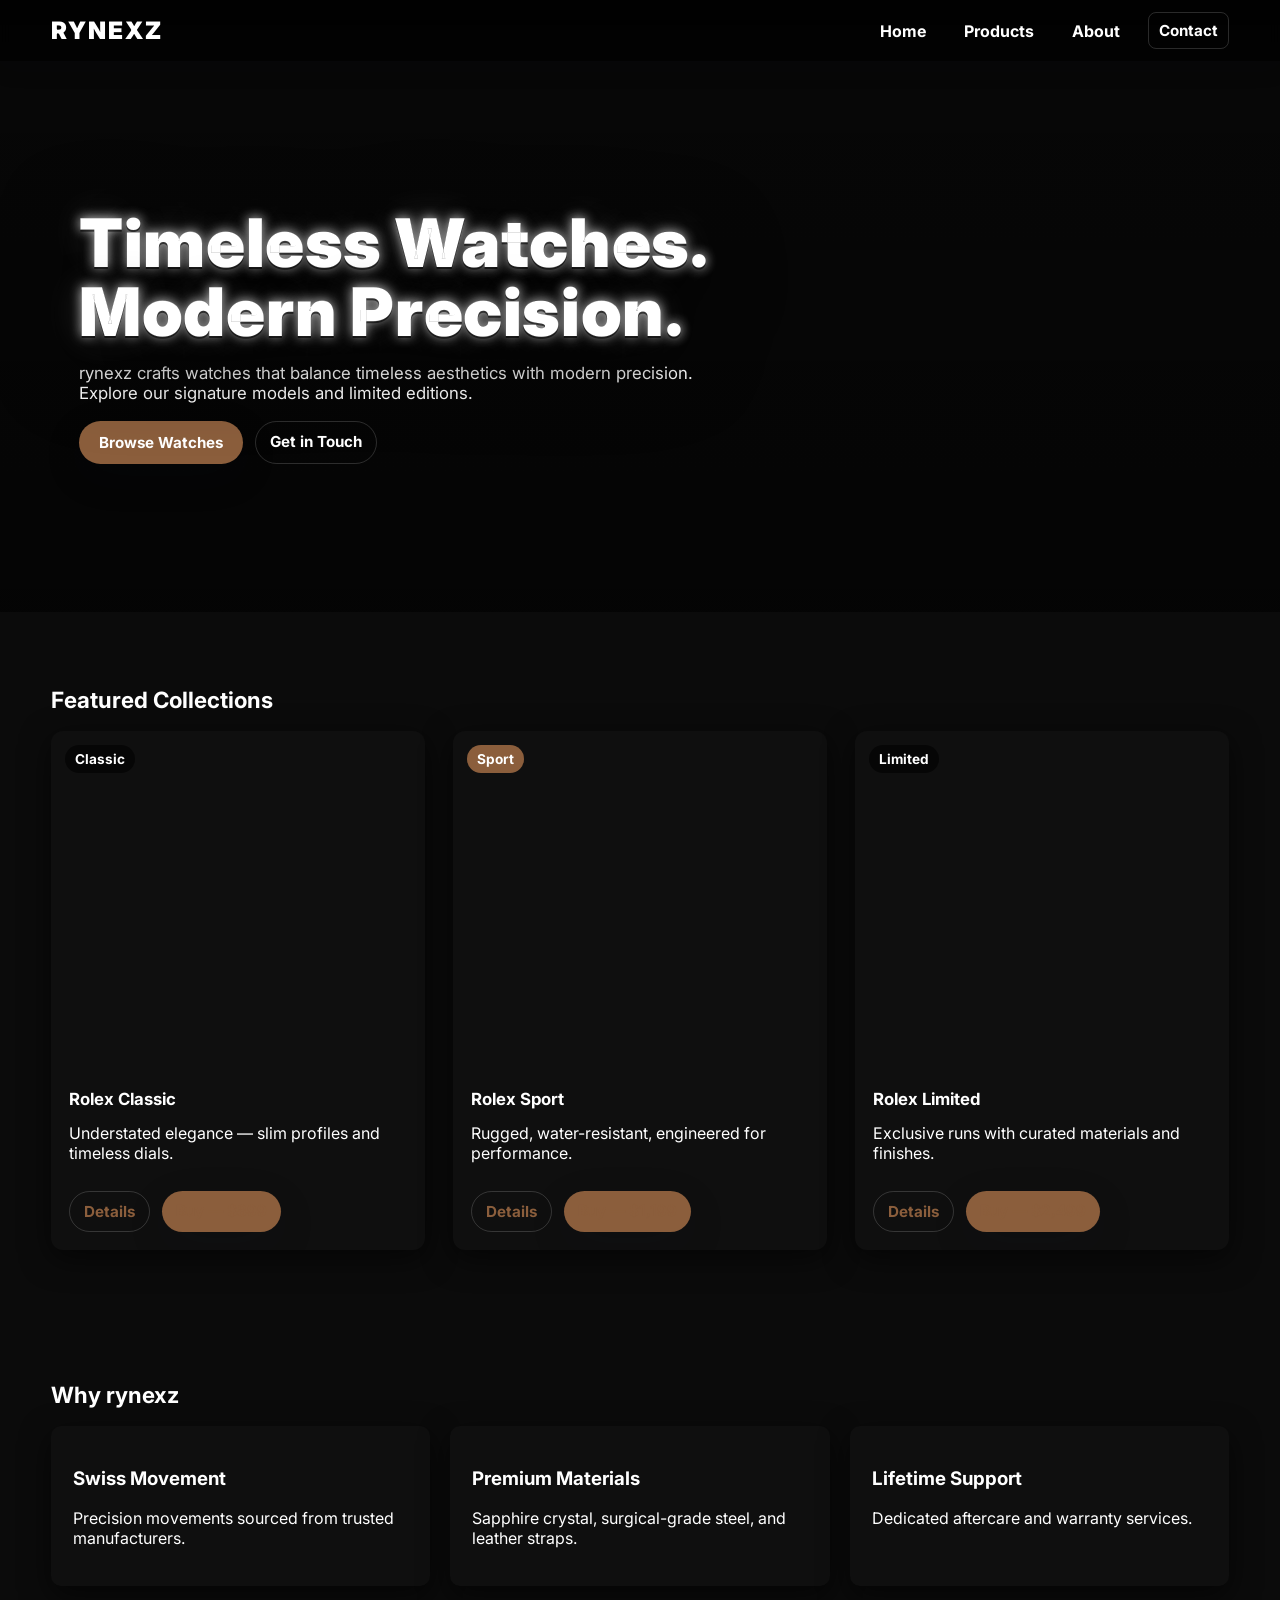
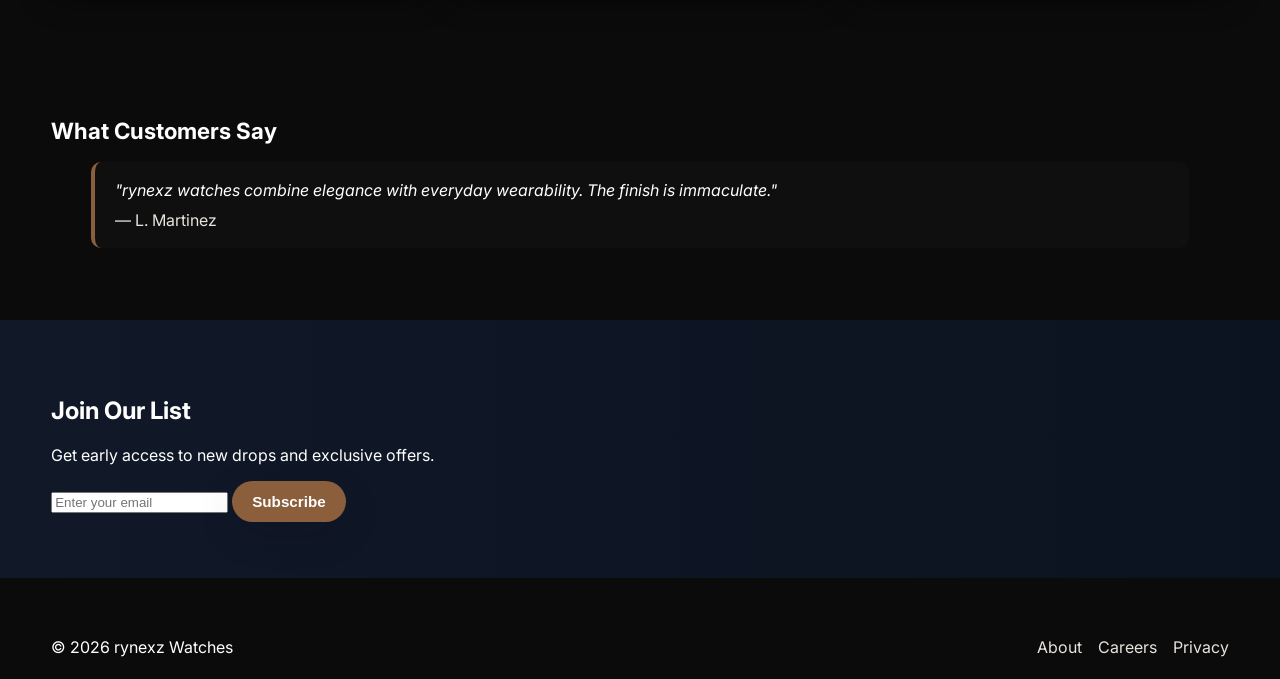
<file: index.html>
<!DOCTYPE html>
<html lang="en">
<head>
    <meta charset="UTF-8">
    <meta name="viewport" content="width=device-width, initial-scale=1.0">
    <meta name="description" content="rynexz — Handcrafted watches combining timeless design with modern precision. Browse collections and shop signature models.">
    <title>rynexz Watches — Timeless Craftsmanship</title>
    <link rel="icon" href="/favicon.ico">
    <link href="https://fonts.googleapis.com/css2?family=Inter:wght@300;400;600;700&display=swap" rel="stylesheet">
    <link rel="stylesheet" href="styles.css">
</head>
<body>
    <a class="skip-link" href="#main">Skip to content</a>
    <header class="site-header">
        <div class="container header-inner">
            <a class="brand" href="index.html">rynexz</a>
            <nav class="nav">
                <a href="index.html">Home</a>
                <a href="products.html">Products</a>
                <a href="about.html">About</a>
                <a href="contact.html" class="btn btn-outline">Contact</a>
            </nav>
            <button class="nav-toggle" aria-label="Toggle navigation" aria-expanded="false">☰</button>
        </div>
    </header>

    <main id="main">
        <section class="hero hero-large">
            <div class="hero-bg" style="background-image:url('https://images.unsplash.com/photo-1519741493432-3b7f6ba4f5a8?q=80&w=1600&auto=format&fit=crop&ixlib=rb-4.0.3&s=placeholder')"></div>
            <div class="container hero-inner">
                <div class="hero-copy">
                    <h1>Timeless Watches. Modern Precision.</h1>
                    <p class="lead">rynexz crafts watches that balance timeless aesthetics with modern precision. Explore our signature models and limited editions.</p>
                    <div class="cta-group">
                        <a href="products.html" class="btn btn-primary">Browse Watches</a>
                        <a href="contact.html" class="btn btn-outline">Get in Touch</a>
                    </div>
                </div>
            </div>
        </section>

        <section id="collections" class="section container">
            <h2 class="section-title">Featured Collections</h2>
            <div class="grid products-grid">
                <article class="card product-card">
                    <div class="product-media" style="background-image:url('https://images.unsplash.com/photo-1523275335684-37898b6baf30?q=80&w=1200&auto=format&fit=crop&ixlib=rb-4.0.3&s=placeholder')">
                        <span class="badge">Classic</span>
                    </div>
                    <div class="card-body">
                        <h3>Rolex Classic</h3>
                        <p class="muted">Understated elegance — slim profiles and timeless dials.</p>
                        <div class="card-actions">
                            <a class="btn btn-outline" href="products.html">Details</a>
                            <a class="btn btn-primary" href="products.html">Buy — $899</a>
                        </div>
                    </div>
                </article>
                <article class="card product-card">
                    <div class="product-media" style="background-image:url('https://images.unsplash.com/photo-1512314889357-e157c22f938d?q=80&w=1200&auto=format&fit=crop&ixlib=rb-4.0.3&s=placeholder')">
                        <span class="badge badge-accent">Sport</span>
                    </div>
                    <div class="card-body">
                        <h3>Rolex Sport</h3>
                        <p class="muted">Rugged, water-resistant, engineered for performance.</p>
                        <div class="card-actions">
                            <a class="btn btn-outline" href="products.html">Details</a>
                            <a class="btn btn-primary" href="products.html">Buy — $1,199</a>
                        </div>
                    </div>
                </article>
                <article class="card product-card">
                    <div class="product-media" style="background-image:url('https://images.unsplash.com/photo-1523275335684-37898b6baf30?q=80&w=1200&auto=format&fit=crop&ixlib=rb-4.0.3&s=placeholder')">
                        <span class="badge">Limited</span>
                    </div>
                    <div class="card-body">
                        <h3>Rolex Limited</h3>
                        <p class="muted">Exclusive runs with curated materials and finishes.</p>
                        <div class="card-actions">
                            <a class="btn btn-outline" href="products.html">Details</a>
                            <a class="btn btn-primary" href="products.html">Buy — $2,499</a>
                        </div>
                    </div>
                </article>
            </div>
        </section>

        <section id="features" class="section features bg-light">
            <div class="container">
                <h2 class="section-title">Why rynexz</h2>
                <div class="grid features-grid">
                    <div class="feature">
                        <h3>Swiss Movement</h3>
                        <p>Precision movements sourced from trusted manufacturers.</p>
                    </div>
                    <div class="feature">
                        <h3>Premium Materials</h3>
                        <p>Sapphire crystal, surgical-grade steel, and leather straps.</p>
                    </div>
                    <div class="feature">
                        <h3>Lifetime Support</h3>
                        <p>Dedicated aftercare and warranty services.</p>
                    </div>
                </div>
            </div>
        </section>

        <section id="testimonials" class="section container">
            <h2 class="section-title">What Customers Say</h2>
            <div class="testimonials">
                <blockquote>
                    "rynexz watches combine elegance with everyday wearability. The finish is immaculate."
                    <cite>— L. Martinez</cite>
                </blockquote>
            </div>
        </section>

        <section id="newsletter" class="section newsletter bg-accent">
            <div class="container newsletter-inner">
                <h2>Join Our List</h2>
                <p>Get early access to new drops and exclusive offers.</p>
                <form class="newsletter-form" action="#" method="post">
                    <input type="email" name="email" placeholder="Enter your email" required>
                    <button class="btn btn-primary" type="submit">Subscribe</button>
                </form>
            </div>
        </section>
    </main>

    <footer class="site-footer">
        <div class="container footer-inner">
            <div class="footer-brand">&copy; 2026 rynexz Watches</div>
            <div class="footer-links">
                <a href="about.html">About</a>
                <a href="contact.html">Careers</a>
                <a href="contact.html">Privacy</a>
            </div>
        </div>
    </footer>

    <script>
        // Accessible mobile nav toggle
        const toggle = document.querySelector('.nav-toggle');
        const nav = document.querySelector('.nav');
        toggle && toggle.addEventListener('click', () => {
            const isOpen = nav.classList.toggle('open');
            toggle.setAttribute('aria-expanded', isOpen ? 'true' : 'false');
        });
        // Close mobile nav when clicking a link
        document.querySelectorAll('.nav a').forEach(a => {
            a.addEventListener('click', () => {
                if (nav.classList.contains('open')) {
                    nav.classList.remove('open');
                    toggle.setAttribute('aria-expanded', 'false');
                }
            });
        });
    </script>
</body>
</html>
</file>
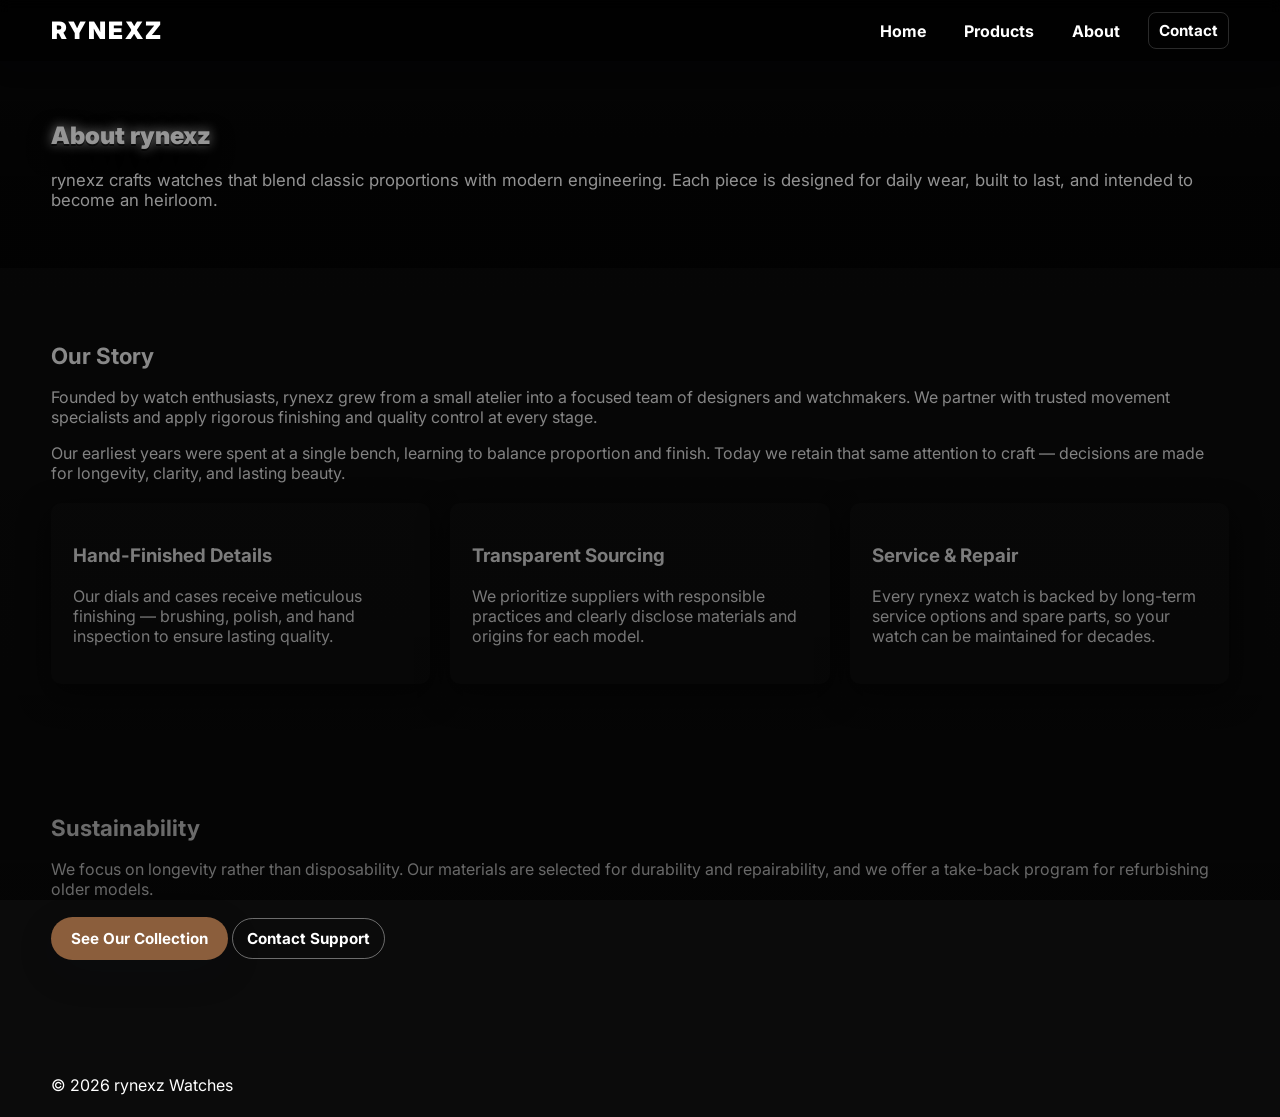
<file: about.html>
<!DOCTYPE html>
<html lang="en">
<head>
	<meta charset="utf-8">
	<meta name="viewport" content="width=device-width,initial-scale=1">
	<title>About — rynexz</title>
	<link href="https://fonts.googleapis.com/css2?family=Inter:wght@300;400;600;700&display=swap" rel="stylesheet">
	<link rel="stylesheet" href="styles.css">
	<style>
		.about-page h1,
		.about-page h2,
		.about-page h3,
		.about-page h4,
		.about-page h5,
		.about-page p,
		.about-page .lead,
		.about-page .section-title {
			color:#ffffff !important;
			opacity:1 !important;
		}
		.about-page .about-hero{background:linear-gradient(180deg,rgba(0,0,0,0.45),rgba(0,0,0,0.7));}
	</style>
	<meta name="description" content="About rynexz — our mission, craftsmanship, and sustainability in watchmaking">
</head>
<body class="about-page">
	<header class="site-header">
		<div class="container header-inner">
			<a class="brand" href="index.html">rynexz</a>
			<nav class="nav">
				<a href="index.html">Home</a>
				<a href="products.html">Products</a>
				<a href="about.html">About</a>
				<a href="contact.html" class="btn btn-outline">Contact</a>
			</nav>
			<button class="nav-toggle" aria-label="Toggle navigation" aria-expanded="false">☰</button>
		</div>
	</header>

	<main>
		<section class="hero about-hero" style="padding:40px 0;">
			<div class="container hero-grid">
				<div class="hero-content">
					<h1>About rynexz</h1>
					<p class="lead">rynexz crafts watches that blend classic proportions with modern engineering. Each piece is designed for daily wear, built to last, and intended to become an heirloom.</p>
				</div>
			</div>
		</section>

		<section class="section container about-section">
			<h2 class="section-title">Our Story</h2>
			<p>Founded by watch enthusiasts, rynexz grew from a small atelier into a focused team of designers and watchmakers. We partner with trusted movement specialists and apply rigorous finishing and quality control at every stage.</p>
			<p>Our earliest years were spent at a single bench, learning to balance proportion and finish. Today we retain that same attention to craft — decisions are made for longevity, clarity, and lasting beauty.</p>

			<div class="grid features-grid" style="margin-top:20px;">
				<div class="feature">
					<h3>Hand-Finished Details</h3>
					<p>Our dials and cases receive meticulous finishing — brushing, polish, and hand inspection to ensure lasting quality.</p>
				</div>
				<div class="feature">
					<h3>Transparent Sourcing</h3>
					<p>We prioritize suppliers with responsible practices and clearly disclose materials and origins for each model.</p>
				</div>
				<div class="feature">
					<h3>Service & Repair</h3>
					<p>Every rynexz watch is backed by long-term service options and spare parts, so your watch can be maintained for decades.</p>
				</div>
			</div>
		</section>
		<!-- Team removed per request -->

		<section class="section container about-section">
			<h2 class="section-title">Sustainability</h2>
			<p>We focus on longevity rather than disposability. Our materials are selected for durability and repairability, and we offer a take-back program for refurbishing older models.</p>

			<div style="margin-top:18px;">
				<a class="btn btn-primary" href="products.html">See Our Collection</a>
				<a class="btn btn-outline" href="contact.html">Contact Support</a>
			</div>
		</section>
	</main>

	<footer class="site-footer">
		<div class="container footer-inner">
			<div class="footer-brand">&copy; 2026 rynexz Watches</div>
		
		</div>
	</footer>

	<script>
		const toggle = document.querySelector('.nav-toggle');
		const nav = document.querySelector('.nav');
		toggle && toggle.addEventListener('click', () => {
			const isOpen = nav.classList.toggle('open');
			toggle.setAttribute('aria-expanded', isOpen ? 'true' : 'false');
		});
		document.querySelectorAll('.nav a').forEach(a => a.addEventListener('click', () => {
			if (nav.classList.contains('open')) { nav.classList.remove('open'); toggle.setAttribute('aria-expanded', 'false'); }
		}));
	</script>
</body>
</html>
</file>
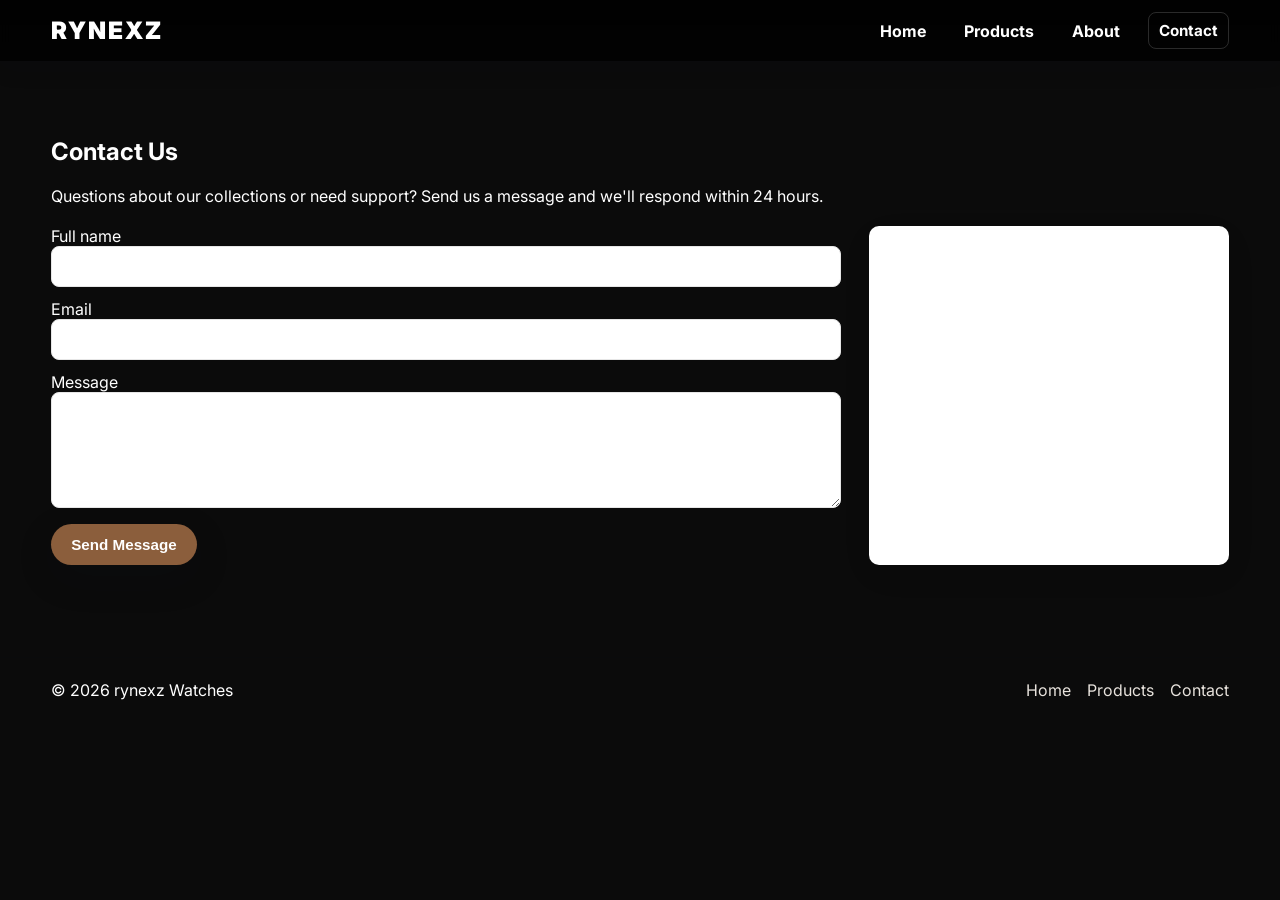
<file: contact.html>
<!DOCTYPE html>
<html lang="en">
<head>
	<meta charset="UTF-8">
	<meta name="viewport" content="width=device-width, initial-scale=1.0">
	<title>Contact — rynexz</title>
	<link href="https://fonts.googleapis.com/css2?family=Inter:wght@300;400;600;700&display=swap" rel="stylesheet">
	<link rel="stylesheet" href="styles.css">
</head>
<body>
	<header class="site-header">
		<div class="container header-inner">
			<a class="brand" href="index.html">rynexz</a>
			<nav class="nav">
				<a href="index.html">Home</a>
				<a href="products.html">Products</a>
				<a href="about.html">About</a>
				<a href="contact.html" class="btn btn-outline">Contact</a>
			</nav>
			<button class="nav-toggle" aria-label="Toggle navigation" aria-expanded="false">☰</button>
		</div>
	</header>

	<main>
		<section class="section container">
			<h1>Contact Us</h1>
			<p>Questions about our collections or need support? Send us a message and we'll respond within 24 hours.</p>

			<div class="contact-grid">
				<form class="contact-form" action="#" method="post">
					<label for="name">Full name</label>
					<input id="name" name="name" type="text" required>

					<label for="email">Email</label>
					<input id="email" name="email" type="email" required>

					<label for="message">Message</label>
					<textarea id="message" name="message" rows="6" required></textarea>

					<button class="btn btn-primary" type="submit">Send Message</button>
				</form>

				<aside class="contact-info">
					<h3>Customer Care</h3>
					<p>Email: support@rynexz.example</p>
					<p>Phone: +1 (555) 123-4567</p>
					<h4>Headquarters</h4>
					<p>123 Timepiece Lane<br>New York, NY</p>
				</aside>
			</div>
		</section>
	</main>

	<footer class="site-footer">
		<div class="container footer-inner">
			<div class="footer-brand">&copy; 2026 rynexz Watches</div>
			<div class="footer-links">
				<a href="index.html">Home</a>
				<a href="products.html">Products</a>
				<a href="contact.html">Contact</a>
			</div>
		</div>
	</footer>

	<script>
		const toggle = document.querySelector('.nav-toggle');
		const nav = document.querySelector('.nav');
		toggle && toggle.addEventListener('click', () => {
			const isOpen = nav.classList.toggle('open');
			toggle.setAttribute('aria-expanded', isOpen ? 'true' : 'false');
		});
		document.querySelectorAll('.nav a').forEach(a => a.addEventListener('click', () => {
			if (nav.classList.contains('open')) { nav.classList.remove('open'); toggle.setAttribute('aria-expanded', 'false'); }
		}));
	</script>
</body>
</html>
</file>
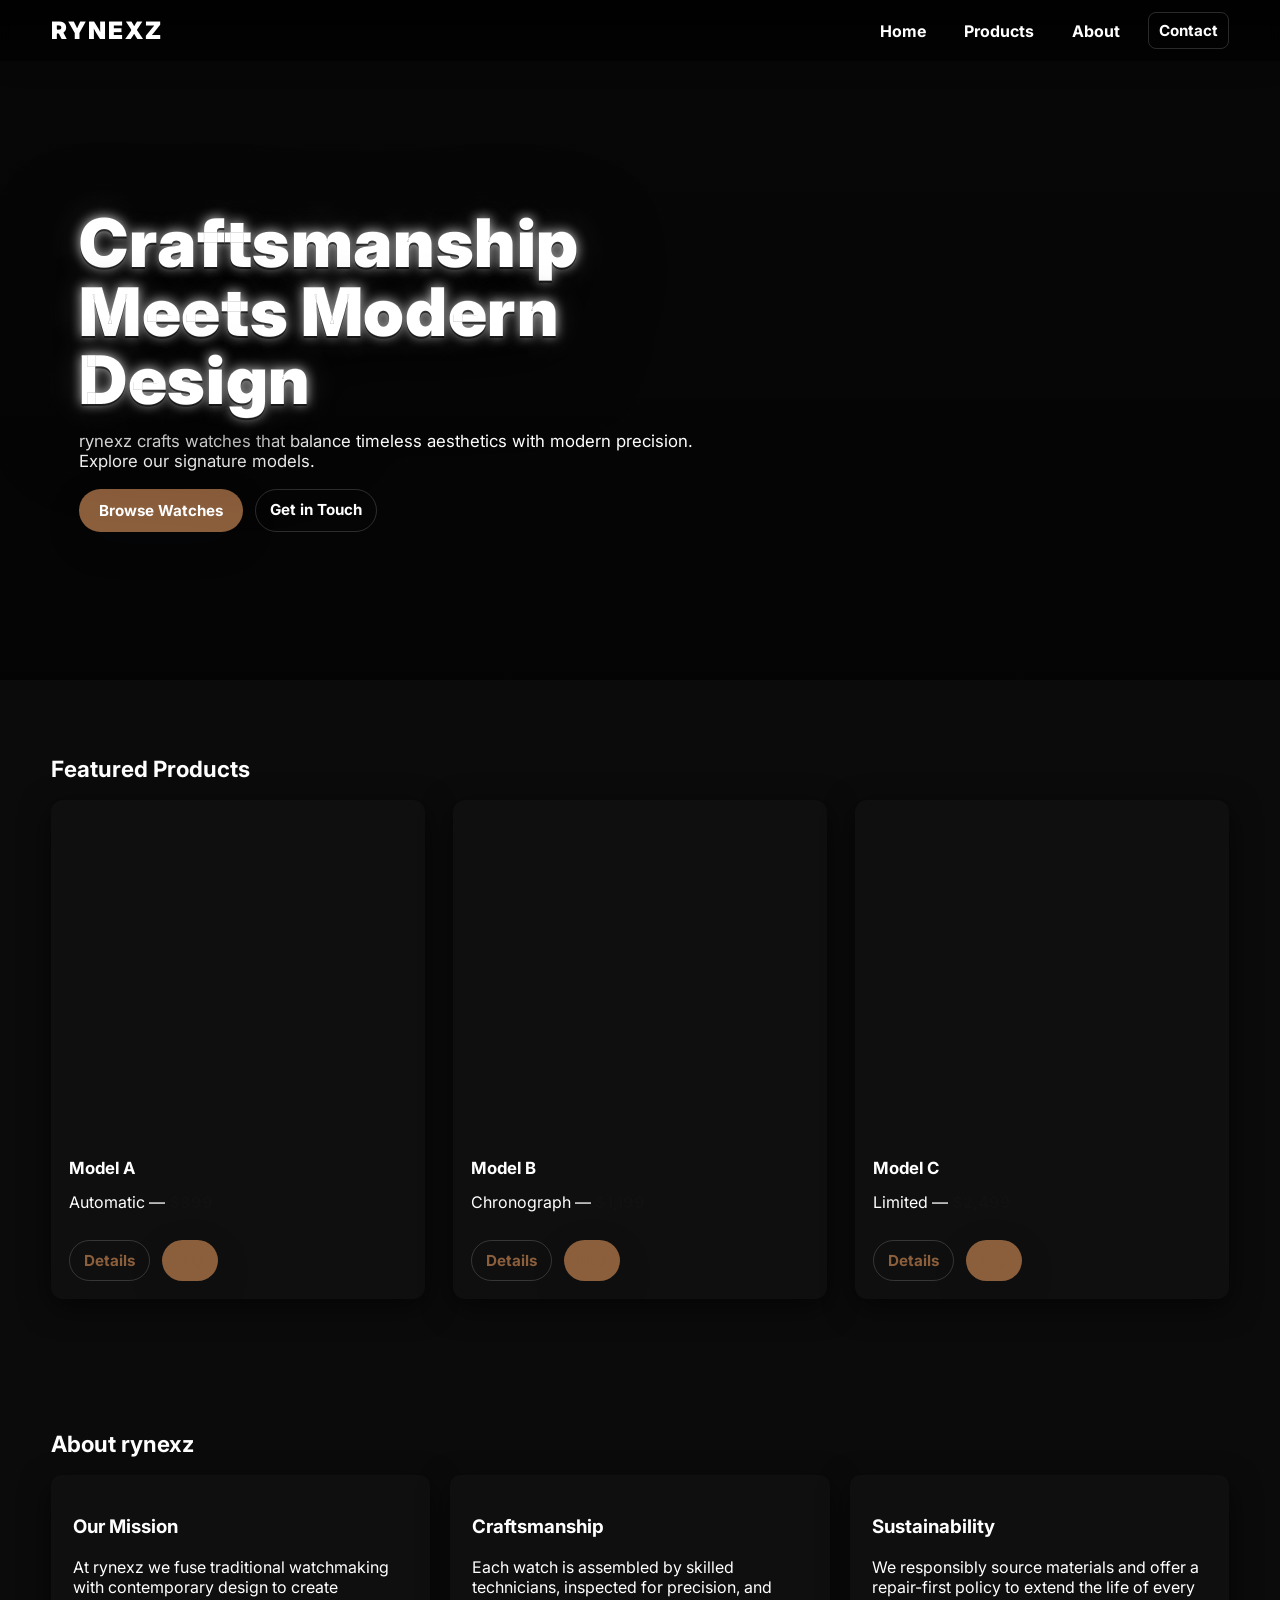
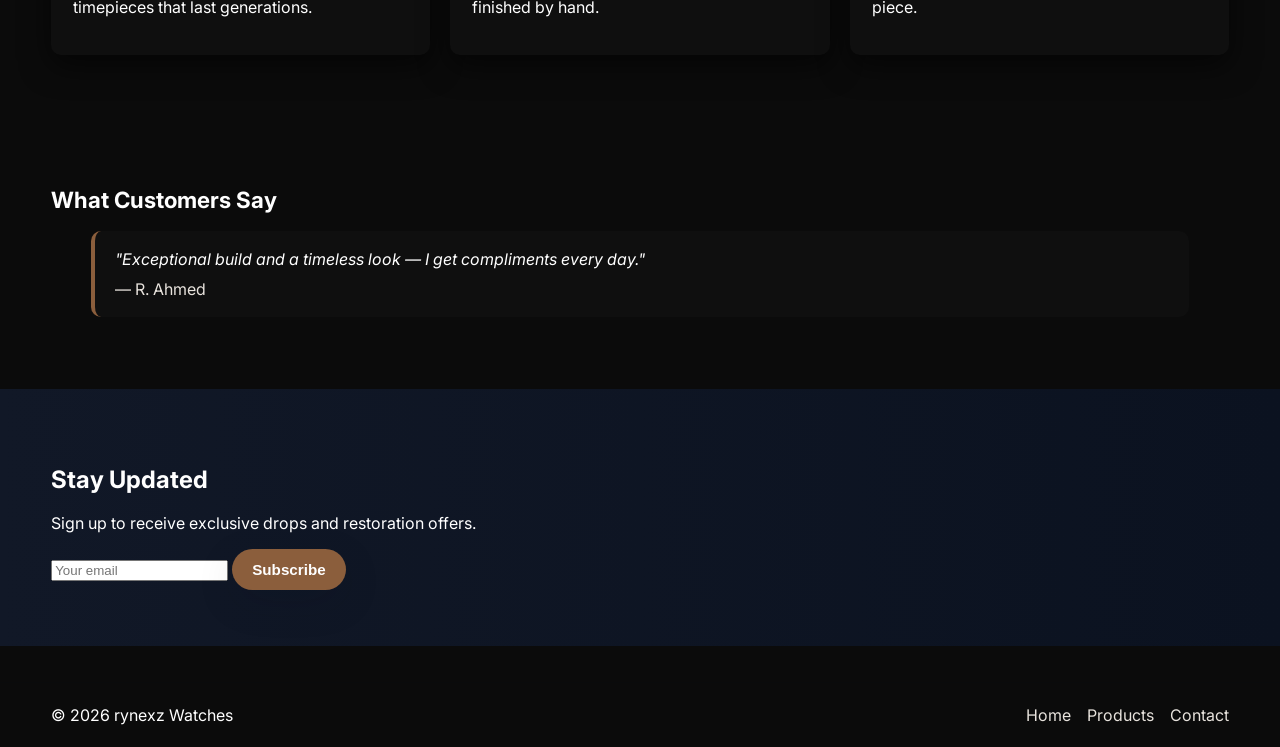
<file: home.html>
<!DOCTYPE html>
<html lang="en">
<head>
	<meta charset="UTF-8">
	<meta name="viewport" content="width=device-width, initial-scale=1.0">
	<title>rynexz — Home</title>
	<link href="https://fonts.googleapis.com/css2?family=Inter:wght@300;400;600;700&display=swap" rel="stylesheet">
	<link rel="stylesheet" href="styles.css">
</head>
<body>
	<header class="site-header">
		<div class="container header-inner">
			<a class="brand" href="index.html">rynexz</a>
			<nav class="nav">
				<a href="index.html">Home</a>
				<a href="products.html">Products</a>
				<a href="about.html">About</a>
				<a href="contact.html" class="btn btn-outline">Contact</a>
			</nav>
			<button class="nav-toggle" aria-label="Toggle navigation" aria-expanded="false">☰</button>
		</div>
	</header>
	<main>
		<section class="hero hero-large">
			<div class="hero-bg" style="background-image:url('https://images.unsplash.com/photo-1519741493432-3b7f6ba4f5a8?q=80&w=1600&auto=format&fit=crop&ixlib=rb-4.0.3&s=placeholder')"></div>
			<div class="container hero-inner">
				<div class="hero-copy">
					<h1>Craftsmanship Meets Modern Design</h1>
					<p class="lead">rynexz crafts watches that balance timeless aesthetics with modern precision. Explore our signature models.</p>
					<div class="cta-group">
						<a href="products.html" class="btn btn-primary">Browse Watches</a>
						<a href="contact.html" class="btn btn-outline">Get in Touch</a>
					</div>
				</div>
			</div>
		</section>

		<section class="section container">
			<h2 class="section-title">Featured Products</h2>
			<div class="grid products-grid featured-grid">
				<article class="card product-card">
					<div class="product-media" style="background-image:url('https://images.unsplash.com/photo-1519741493432-3b7f6ba4f5a8?q=80&w=800&auto=format&fit=crop&ixlib=rb-4.0.3&s=placeholder')"></div>
					<div class="card-body">
						<h3>Model A</h3>
						<p class="muted">Automatic — <span class="price">$899</span></p>
						<div class="card-actions">
							<a class="btn btn-outline" href="products.html">Details</a>
							<a class="btn btn-primary" href="products.html">Buy</a>
						</div>
					</div>
				</article>
				<article class="card product-card">
					<div class="product-media" style="background-image:url('https://images.unsplash.com/photo-1512314889357-e157c22f938d?q=80&w=800&auto=format&fit=crop&ixlib=rb-4.0.3&s=placeholder')"></div>
					<div class="card-body">
						<h3>Model B</h3>
						<p class="muted">Chronograph — <span class="price">$1,199</span></p>
						<div class="card-actions">
							<a class="btn btn-outline" href="products.html">Details</a>
							<a class="btn btn-primary" href="products.html">Buy</a>
						</div>
					</div>
				</article>
				<article class="card product-card">
					<div class="product-media" style="background-image:url('https://images.unsplash.com/photo-1523275335684-37898b6baf30?q=80&w=800&auto=format&fit=crop&ixlib=rb-4.0.3&s=placeholder')"></div>
					<div class="card-body">
						<h3>Model C</h3>
						<p class="muted">Limited — <span class="price">$2,499</span></p>
						<div class="card-actions">
							<a class="btn btn-outline" href="products.html">Details</a>
							<a class="btn btn-primary" href="products.html">Buy</a>
						</div>
					</div>
				</article>
			</div>
		</section>

		<section id="about" class="section bg-light">
			<div class="container">
				<h2 class="section-title">About rynexz</h2>
				<div class="grid features-grid">
					<div class="feature">
						<h3>Our Mission</h3>
						<p>At rynexz we fuse traditional watchmaking with contemporary design to create timepieces that last generations.</p>
					</div>
					<div class="feature">
						<h3>Craftsmanship</h3>
						<p>Each watch is assembled by skilled technicians, inspected for precision, and finished by hand.</p>
					</div>
					<div class="feature">
						<h3>Sustainability</h3>
						<p>We responsibly source materials and offer a repair-first policy to extend the life of every piece.</p>
					</div>
				</div>
			</div>
		</section>

		<section id="testimonials" class="section container">
			<h2 class="section-title">What Customers Say</h2>
			<div class="testimonials">
				<blockquote>
					"Exceptional build and a timeless look — I get compliments every day."
					<cite>— R. Ahmed</cite>
				</blockquote>
			</div>
		</section>

		<section class="section newsletter bg-accent">
			<div class="container newsletter-inner">
				<h2>Stay Updated</h2>
				<p>Sign up to receive exclusive drops and restoration offers.</p>
				<form class="newsletter-form" action="#" method="post">
					<input type="email" name="email" placeholder="Your email" required>
					<button class="btn btn-primary" type="submit">Subscribe</button>
				</form>
			</div>
		</section>
	</main>
	<footer class="site-footer">
		<div class="container footer-inner">
			<div class="footer-brand">&copy; 2026 rynexz Watches</div>
			<div class="footer-links">
				<a href="index.html">Home</a>
				<a href="products.html">Products</a>
				<a href="contact.html">Contact</a>
			</div>
		</div>
	</footer>
	<script>
		const toggle = document.querySelector('.nav-toggle');
		const nav = document.querySelector('.nav');
		toggle && toggle.addEventListener('click', () => {
			const isOpen = nav.classList.toggle('open');
			toggle.setAttribute('aria-expanded', isOpen ? 'true' : 'false');
		});
		document.querySelectorAll('.nav a').forEach(a => a.addEventListener('click', () => {
			if (nav.classList.contains('open')) { nav.classList.remove('open'); toggle.setAttribute('aria-expanded', 'false'); }
		}));
	</script>
</body>
</html>
</file>
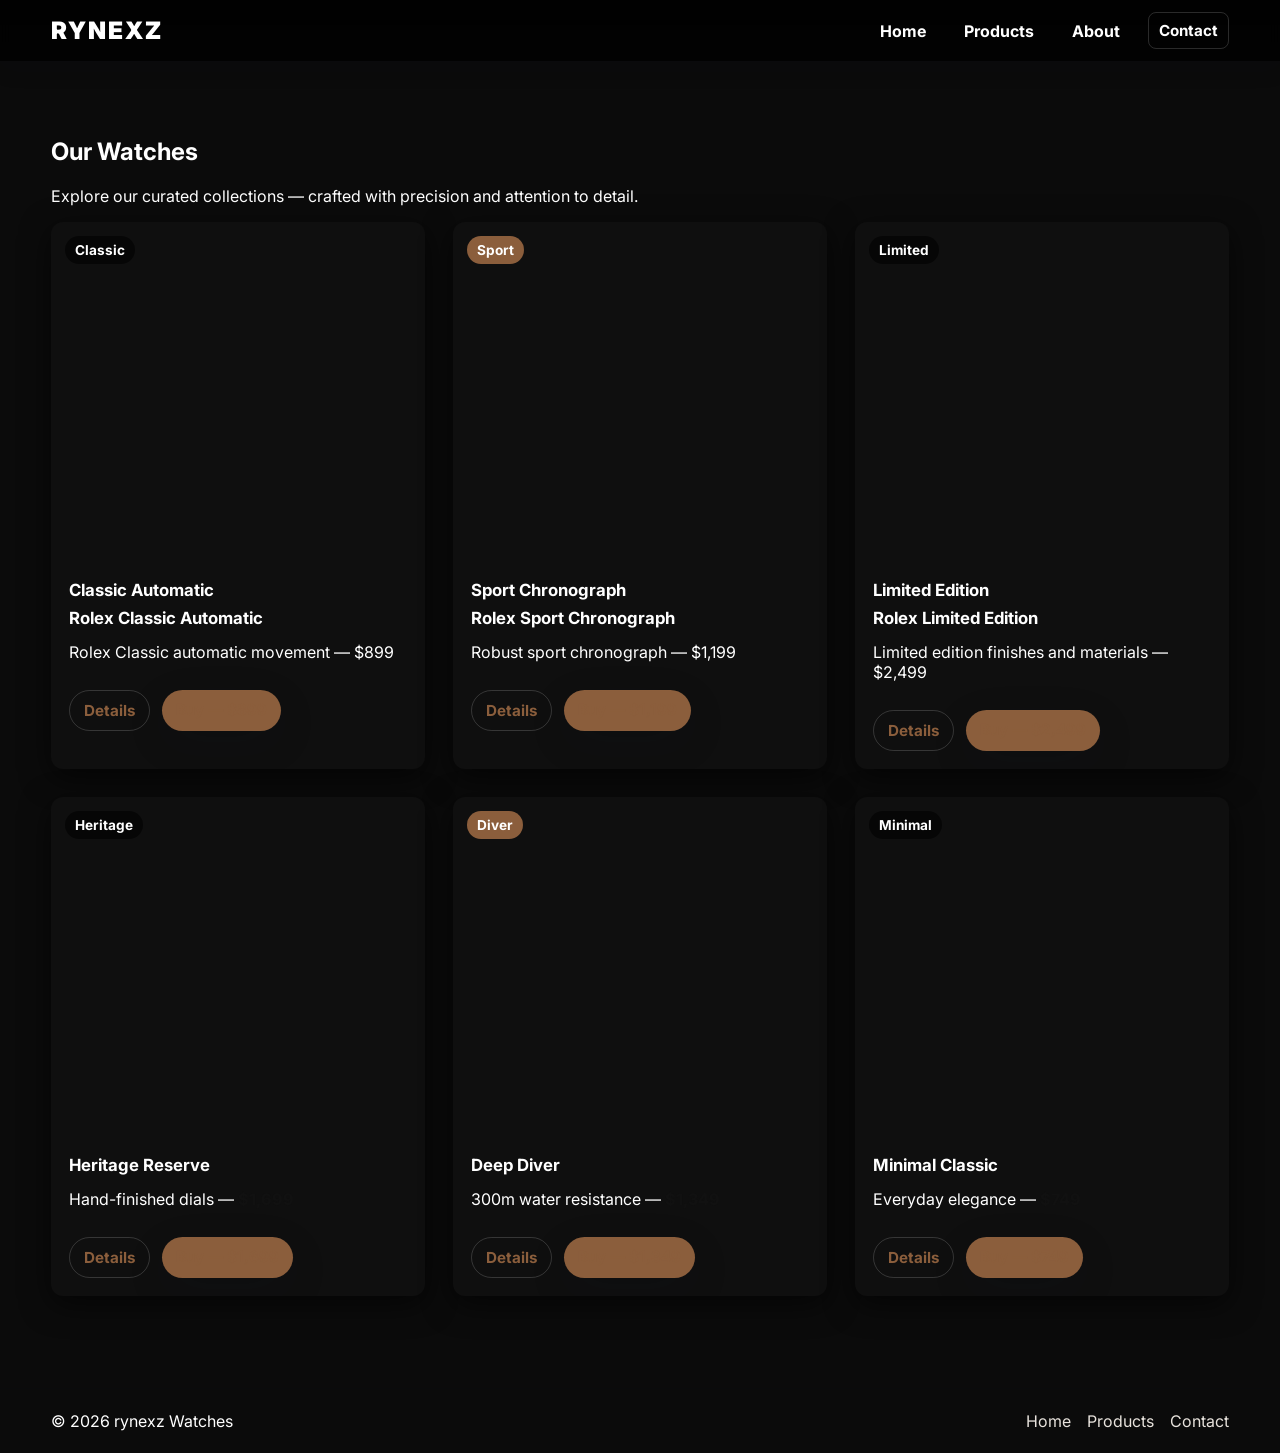
<file: products.html>
<!DOCTYPE html>
<html lang="en">
<head>
	<meta charset="UTF-8">
	<meta name="viewport" content="width=device-width, initial-scale=1.0">
	<title>Products — rynexz</title>
	<link href="https://fonts.googleapis.com/css2?family=Inter:wght@300;400;600;700&display=swap" rel="stylesheet">
	<link rel="stylesheet" href="styles.css">
</head>
<body>
	<header class="site-header">
		<div class="container header-inner">
			<a class="brand" href="index.html">rynexz</a>
			<nav class="nav">
				<a href="index.html">Home</a>
				<a href="products.html">Products</a>
				<a href="about.html">About</a>
				<a href="contact.html" class="btn btn-outline">Contact</a>
			</nav>
			<button class="nav-toggle" aria-label="Toggle navigation" aria-expanded="false">☰</button>
		</div>
	</header>

	<main>
		<section class="section container">
			<h1>Our Watches</h1>
			<p>Explore our curated collections — crafted with precision and attention to detail.</p>

			<div class="grid products-grid">
				<article class="card product-card">
					<div class="product-media" style="background-image:url('https://images.unsplash.com/photo-1519741493432-3b7f6ba4f5a8?q=80&w=1200&auto=format&fit=crop&ixlib=rb-4.0.3&s=placeholder')">
						<span class="badge">Classic</span>
					</div>
					<div class="card-body">
						<h3>Classic Automatic</h3>
						<h3>Rolex Classic Automatic</h3>
						<p class="muted">Rolex Classic automatic movement — $899</p>
						<div class="card-actions">
							<a class="btn btn-outline" href="products.html">Details</a>
							<a class="btn btn-primary" href="contact.html">Buy — $899</a>
						</div>
					</div>
				</article>

				<article class="card product-card">
					<div class="product-media" style="background-image:url('https://images.unsplash.com/photo-1512314889357-e157c22f938d?q=80&w=1200&auto=format&fit=crop&ixlib=rb-4.0.3&s=placeholder')">
						<span class="badge badge-accent">Sport</span>
					</div>
					<div class="card-body">
						<h3>Sport Chronograph</h3>
						<h3>Rolex Sport Chronograph</h3>
						<p class="muted">Robust sport chronograph — $1,199</p>
						<div class="card-actions">
							<a class="btn btn-outline" href="products.html">Details</a>
							<a class="btn btn-primary" href="contact.html">Buy — $1,199</a>
						</div>
					</div>
				</article>

				<article class="card product-card">
					<div class="product-media" style="background-image:url('https://images.unsplash.com/photo-1523275335684-37898b6baf30?q=80&w=1200&auto=format&fit=crop&ixlib=rb-4.0.3&s=placeholder')">
						<span class="badge">Limited</span>
					</div>
					<div class="card-body">
						<h3>Limited Edition</h3>
						<h3>Rolex Limited Edition</h3>
						<p class="muted">Limited edition finishes and materials — $2,499</p>
						<div class="card-actions">
							<a class="btn btn-outline" href="products.html">Details</a>
							<a class="btn btn-primary" href="contact.html">Buy — $2,499</a>
						</div>
					</div>
				</article>

				<article class="card product-card">
					<div class="product-media" style="background-image:url('https://images.unsplash.com/photo-1543163521-1bf539c55f01?q=80&w=1200&auto=format&fit=crop&ixlib=rb-4.0.3&s=placeholder')">
						<span class="badge">Heritage</span>
					</div>
					<div class="card-body">
						<h3>Heritage Reserve</h3>
						<p class="muted">Hand-finished dials — <span class="price">$1,699</span></p>
						<div class="card-actions">
							<a class="btn btn-outline" href="products.html">Details</a>
							<a class="btn btn-primary" href="contact.html">Buy — $1,699</a>
						</div>
					</div>
				</article>

				<article class="card product-card">
					<div class="product-media" style="background-image:url('https://images.unsplash.com/photo-1541953466-0b37a3f6ec5b?q=80&w=1200&auto=format&fit=crop&ixlib=rb-4.0.3&s=placeholder')">
						<span class="badge badge-accent">Diver</span>
					</div>
					<div class="card-body">
						<h3>Deep Diver</h3>
						<p class="muted">300m water resistance — <span class="price">$1,349</span></p>
						<div class="card-actions">
							<a class="btn btn-outline" href="products.html">Details</a>
							<a class="btn btn-primary" href="contact.html">Buy — $1,349</a>
						</div>
					</div>
				</article>

				<article class="card product-card">
					<div class="product-media" style="background-image:url('https://images.unsplash.com/photo-1522312346375-d1a52e2b99b3?q=80&w=1200&auto=format&fit=crop&ixlib=rb-4.0.3&s=placeholder')">
						<span class="badge">Minimal</span>
					</div>
					<div class="card-body">
						<h3>Minimal Classic</h3>
						<p class="muted">Everyday elegance — <span class="price">$749</span></p>
						<div class="card-actions">
							<a class="btn btn-outline" href="products.html">Details</a>
							<a class="btn btn-primary" href="contact.html">Buy — $749</a>
						</div>
					</div>
				</article>
			</div>
		</section>
	</main>

	<footer class="site-footer">
		<div class="container footer-inner">
			<div class="footer-brand">&copy; 2026 rynexz Watches</div>
			<div class="footer-links">
				<a href="index.html">Home</a>
				<a href="products.html">Products</a>
				<a href="contact.html">Contact</a>
			</div>
		</div>
	</footer>

	<script>
		const toggle = document.querySelector('.nav-toggle');
		const nav = document.querySelector('.nav');
		toggle && toggle.addEventListener('click', () => {
			const isOpen = nav.classList.toggle('open');
			toggle.setAttribute('aria-expanded', isOpen ? 'true' : 'false');
		});
		document.querySelectorAll('.nav a').forEach(a => a.addEventListener('click', () => {
			if (nav.classList.contains('open')) { nav.classList.remove('open'); toggle.setAttribute('aria-expanded', 'false'); }
		}));
	</script>
</body>
</html>
</file>
<file: styles.css>
/* Refined professional styles for rynexz */
:root{
    --bg: #0b0b0b; /* deep black background */
    --text: #ffffff; /* pure white text */
    --muted: #e8e3dd; /* soft bright muted text */
    --primary: #ffffff;
    --accent: #8b5e3c; /* warm brown accent */
    --accent-2: #6b3e26;
    --glass: rgba(255,255,255,0.03);
    --radius: 12px;
}

*{box-sizing:border-box}
html,body{height:100%;margin:0;font-family:Inter,system-ui,-apple-system,"Segoe UI",Roboto,"Helvetica Neue",Arial;color:var(--text);background:var(--bg);-webkit-font-smoothing:antialiased}
.container{width:92%;max-width:1200px;margin:0 auto}

/* Header */
.site-header{background:linear-gradient(180deg, rgba(0,0,0,0.85), rgba(0,0,0,0.78));position:sticky;top:0;z-index:60;backdrop-filter:blur(6px);box-shadow:0 6px 24px rgba(2,6,23,0.12)}
.header-inner{display:flex;align-items:center;justify-content:space-between;padding:12px 0}
.brand{font-weight:900;letter-spacing:2px;font-size:1.5rem;color:#fff;text-decoration:none;text-transform:uppercase}
.nav{display:flex;gap:18px;align-items:center}
.nav a{color:#ffffff;text-decoration:none;font-weight:700;padding:8px 10px;border-radius:8px}
.nav a:hover{background:rgba(255,255,255,0.03)}
.nav-toggle{display:none;background:none;border:0;font-size:1.5rem;color:#fff}

/* Skip link */
.skip-link{position:absolute;left:12px;top:12px;background:#111827;color:#fff;padding:8px 12px;border-radius:6px;z-index:999;transform:translateY(-140%);transition:transform .14s ease}
.skip-link:focus{transform:translateY(0)}

/* Buttons */
.btn{display:inline-block;padding:12px 18px;border-radius:999px;text-decoration:none;font-weight:700;cursor:pointer;transition:all .18s ease;font-size:0.95rem}
.btn-primary{background:var(--accent);color:#fff;border:0;padding:12px 20px;box-shadow:0 12px 40px rgba(11,18,32,0.12)}
.btn-primary:hover{transform:translateY(-3px);box-shadow:0 20px 60px rgba(11,18,32,0.14);filter:brightness(.98)}
.btn-outline{background:transparent;border:1px solid rgba(255,255,255,0.16);color:#fff;padding:10px 14px}
.btn-outline:hover{background:rgba(255,255,255,0.03)}

/* Hero */
.hero-large{position:relative;overflow:hidden;padding:0}
.hero-bg{position:absolute;inset:0;background-size:cover;background-position:center;transform:scale(1.03);filter:brightness(.45) contrast(1.05);}
.hero-inner{position:relative;padding:120px 0;display:flex;align-items:center}
.hero-copy{max-width:720px;color:#fff;padding:28px;position:relative;z-index:6}
.hero::after{content:'';position:absolute;inset:0;background:linear-gradient(180deg,rgba(0,0,0,0.55), rgba(0,0,0,0.75));pointer-events:none}
.hero-copy h1{font-size:4.2rem;margin:0 0 12px;line-height:1.02;color:#ffffff;font-weight:900;letter-spacing:0.6px;text-shadow:0 2px 0 rgba(0,0,0,0.6),0 10px 40px rgba(0,0,0,0.75),0 0 12px rgba(255,255,255,0.95),0 0 40px rgba(255,255,255,0.18);filter:drop-shadow(0 12px 36px rgba(0,0,0,0.7));-webkit-text-stroke:0.2px rgba(0,0,0,0.45)}
.lead{color:#ffffff;font-size:1.05rem;margin-bottom:18px;opacity:0.95}
.hero::after{content:'';position:absolute;inset:0;background:linear-gradient(180deg,rgba(0,0,0,0.38), rgba(0,0,0,0.6));pointer-events:none}
.cta-group{display:flex;gap:12px}

.section{padding:56px 0}
.section-title{font-size:1.4rem;margin-bottom:18px}

/* Products */
.products-grid{display:grid;grid-template-columns:repeat(3,1fr);gap:28px}
.card{background:#0f0f0f;border-radius:12px;overflow:hidden;box-shadow:0 8px 30px rgba(2,2,2,0.6);display:flex;flex-direction:column;transition:transform .18s ease,box-shadow .18s ease}
.card:hover{transform:translateY(-8px);box-shadow:0 32px 80px rgba(2,2,2,0.8)}
.card img{width:100%;height:300px;object-fit:cover}
.card-body{padding:18px}
.card-actions{display:flex;gap:12px;margin-top:14px}

/* Badges and overlays */
.badge{position:absolute;left:14px;top:14px;background:rgba(0,0,0,0.6);color:#fff;padding:6px 10px;border-radius:999px;font-weight:700;font-size:0.85rem}
.badge-accent{background:var(--accent)}
.product-media{position:relative}
.card:hover .product-media::after{content:'';position:absolute;inset:0;background:linear-gradient(180deg,rgba(0,0,0,0.0),rgba(0,0,0,0.18));}
.card .card-body h3{margin:0;font-size:1.05rem;color:var(--text)}
.card .muted{margin:6px 0;color:var(--muted)}
.card .card-body p{color:var(--muted)}
.card .btn-primary{padding:10px 14px}

.features-grid{display:grid;grid-template-columns:repeat(3,1fr);gap:20px}
.feature{background:#0f0f0f;padding:22px;border-radius:10px;box-shadow:0 10px 30px rgba(2,2,2,0.6);color:var(--text)}
.feature h3{color:var(--text)}
.feature p{color:var(--muted)}

.testimonials blockquote{font-style:italic;border-left:4px solid var(--accent);padding:18px 20px;background:#0f0f0f;border-radius:10px;color:var(--text)}
.testimonials cite{display:block;margin-top:10px;color:var(--muted);font-style:normal}

/* Product media for featured cards */
.product-card{padding:0}
.product-media{height:340px;background-size:cover;background-position:center}
.product-card .card-body{display:flex;flex-direction:column;gap:8px}
.price{font-weight:800;color:#111}
.muted{color:var(--muted)}

/* Contact & newsletter */
.contact-grid{display:grid;grid-template-columns:1fr 360px;gap:28px;margin-top:20px}
.contact-form input,.contact-form textarea{width:100%;padding:12px;border-radius:8px;border:1px solid #e6e6e6;margin-bottom:12px}
.contact-info{background:#fff;padding:18px;border-radius:10px;box-shadow:0 10px 36px rgba(11,18,32,0.04)}

.bg-light{background:transparent}

/* Headings and section titles should match theme */
h1,h2,h3,h4,h5{color:#ffffff !important}
.section-title{color:#ffffff !important}
.hero-content{color:#ffffff}
.hero-content h1{color:#ffffff;font-weight:900;text-shadow:0 2px 0 rgba(0,0,0,0.6),0 8px 24px rgba(0,0,0,0.75),0 0 12px rgba(255,255,255,0.95);}
.hero-content p, .section p, .hero-copy .lead, .section .lead, .about-section p, .about-section .lead, .feature p, .card .card-body p, .about-section h2, .about-section h3 { color: #ffffff !important; opacity:1 !important; }
body.about-page, body.about-page h1, body.about-page h2, body.about-page h3, body.about-page h4, body.about-page h5, body.about-page p, body.about-page .lead, body.about-page .section-title, body.about-page .feature p { color: #ffffff !important; opacity:1 !important; }
body.about-page a, body.about-page a.btn-outline, body.about-page a.btn-primary { color: #ffffff !important; }
.hero-content p { margin-top: 12px; }
.muted{color:#e1dbd5 !important}
.section a, .section a:link { color: var(--accent); }
.about-section a.btn-outline{border:1px solid rgba(255,255,255,0.4);color:#fff}
.about-section a.btn-primary{color:#fff}
.bg-accent{background:linear-gradient(90deg,#111827 0%, #0b1220 100%);color:#fff}
.bg-accent .newsletter-inner h2{color:#fff}

/* Footer */
.site-footer{border-top:1px solid rgba(11,18,32,0.06);padding:22px 0;margin-top:36px;background:transparent}
.footer-inner{display:flex;justify-content:space-between;align-items:center}
.footer-links a{margin-left:12px;color:var(--muted);text-decoration:none}

/* Responsive */
@media (max-width:1000px){
    .hero-inner{padding:80px 0}
    .products-grid{grid-template-columns:repeat(2,1fr)}
    .features-grid{grid-template-columns:repeat(2,1fr)}
    .contact-grid{grid-template-columns:1fr}
}
@media (max-width:600px){
    .header-inner{padding:10px 0}
    .nav{position:fixed;right:0;top:0;height:100vh;width:260px;background:rgba(0,0,0,0.98);padding:72px 18px 18px;border-left:1px solid rgba(255,255,255,0.04);display:none;flex-direction:column}
    .nav.open{display:flex}
    .nav a{padding:12px 8px}
    .nav-toggle{display:block}
    .brand{font-size:1.15rem}
    .hero-copy h1{font-size:1.6rem}
    .products-grid{grid-template-columns:1fr}
    .features-grid{grid-template-columns:1fr}
    .product-media{height:220px}
    .newsletter-form{flex-direction:column}
    .newsletter-form button{width:100%}
}
</file>
